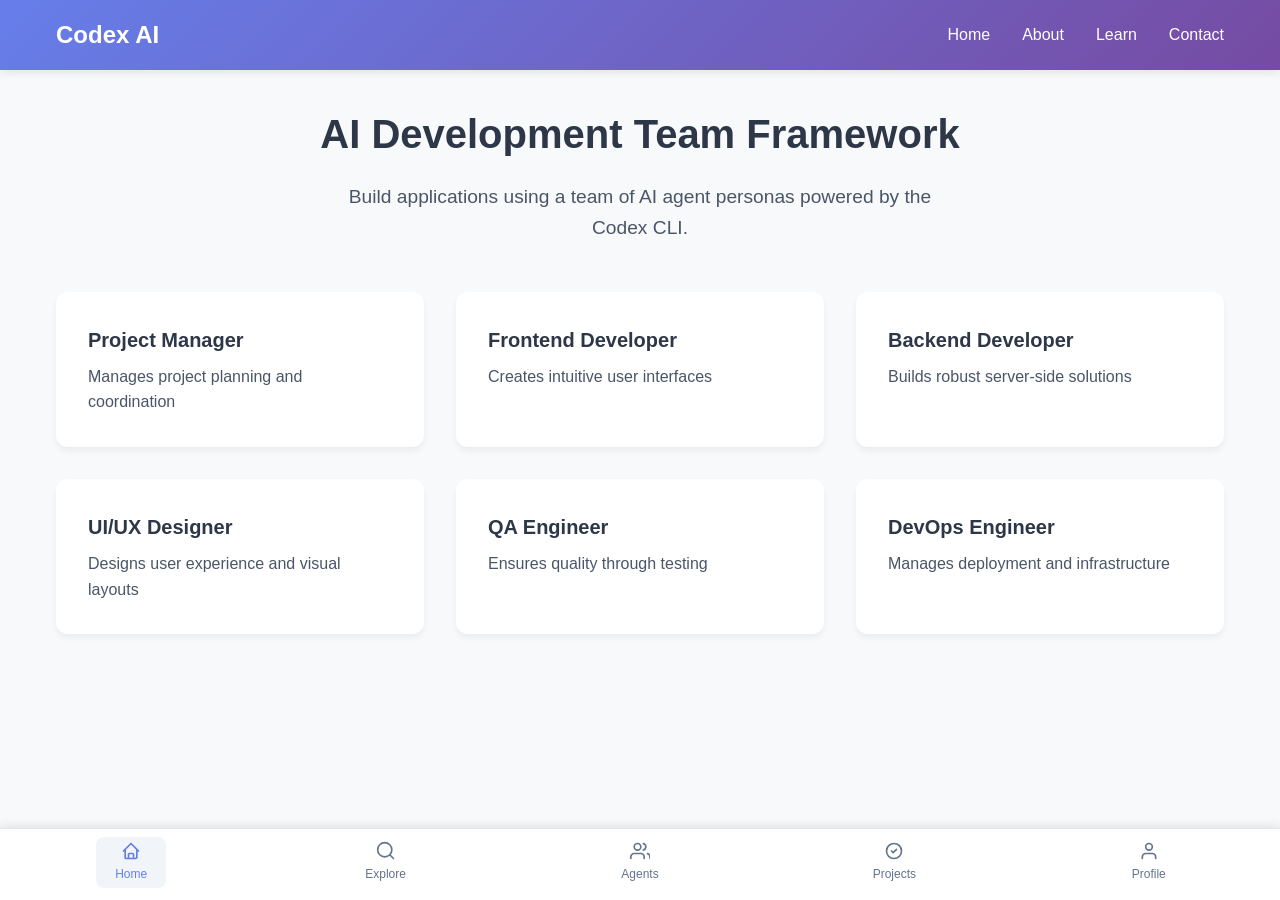
<file: index.html>
<!DOCTYPE html>
<html lang="en">
<head>
    <meta charset="UTF-8">
    <meta name="viewport" content="width=device-width, initial-scale=1.0">
    <title>Codex AI Dev Team Framework</title>
    <link rel="stylesheet" href="styles.css">
</head>
<body>
    <header class="header">
        <div class="header-content">
            <div class="logo">
                <h1>Codex AI</h1>
            </div>
            <button class="hamburger-menu" aria-label="Toggle menu">
                <span></span>
                <span></span>
                <span></span>
            </button>
            <nav class="desktop-nav">
                <a href="#home">Home</a>
                <a href="#about">About</a>
                <a href="#learn">Learn</a>
                <a href="#contact">Contact</a>
            </nav>
        </div>
        
        <!-- Mobile hamburger menu content -->
        <div class="mobile-menu">
            <a href="#learn">Learn</a>
            <a href="#docs">Documentation</a>
            <a href="#tutorials">Tutorials</a>
            <a href="#support">Support</a>
        </div>
    </header>

    <main class="main-content">
        <section class="hero">
            <h2>AI Development Team Framework</h2>
            <p>Build applications using a team of AI agent personas powered by the Codex CLI.</p>
        </section>
        
        <section class="features">
            <div class="feature-card">
                <h3>Project Manager</h3>
                <p>Manages project planning and coordination</p>
            </div>
            <div class="feature-card">
                <h3>Frontend Developer</h3>
                <p>Creates intuitive user interfaces</p>
            </div>
            <div class="feature-card">
                <h3>Backend Developer</h3>
                <p>Builds robust server-side solutions</p>
            </div>
            <div class="feature-card">
                <h3>UI/UX Designer</h3>
                <p>Designs user experience and visual layouts</p>
            </div>
            <div class="feature-card">
                <h3>QA Engineer</h3>
                <p>Ensures quality through testing</p>
            </div>
            <div class="feature-card">
                <h3>DevOps Engineer</h3>
                <p>Manages deployment and infrastructure</p>
            </div>
        </section>
    </main>

    <!-- Bottom Navigation Bar -->
    <nav class="bottom-nav">
        <a href="#home" class="nav-item active">
            <svg width="24" height="24" viewBox="0 0 24 24" fill="none">
                <path d="M3 12L5 10M5 10L12 3L19 10M5 10V20A1 1 0 006 21H9M19 10L21 12M19 10V20A1 1 0 0018 21H15M9 21V16A1 1 0 0110 15H14A1 1 0 0115 16V21M9 21H15" stroke="currentColor" stroke-width="2" stroke-linecap="round" stroke-linejoin="round"/>
            </svg>
            <span>Home</span>
        </a>
        
        <a href="#explore" class="nav-item">
            <svg width="24" height="24" viewBox="0 0 24 24" fill="none">
                <path d="M21 21L16.514 16.506L21 21ZM19 10.5C19 15.194 15.194 19 10.5 19C5.806 19 2 15.194 2 10.5C2 5.806 5.806 2 10.5 2C15.194 2 19 5.806 19 10.5Z" stroke="currentColor" stroke-width="2" stroke-linecap="round" stroke-linejoin="round"/>
            </svg>
            <span>Explore</span>
        </a>
        
        <a href="#agents" class="nav-item">
            <svg width="24" height="24" viewBox="0 0 24 24" fill="none">
                <path d="M17 21V19C17 17.9391 16.5786 16.9217 15.8284 16.1716C15.0783 15.4214 14.0609 15 13 15H5C3.93913 15 2.92172 15.4214 2.17157 16.1716C1.42143 16.9217 1 17.9391 1 19V21M9 11C11.2091 11 13 9.20914 13 7C13 4.79086 11.2091 3 9 3C6.79086 3 5 4.79086 5 7C5 9.20914 6.79086 11 9 11ZM24 21V19C23.9993 18.1137 23.7044 17.2528 23.1614 16.5523C22.6184 15.8519 21.8581 15.3516 21 15.13M16 3.13C16.8604 3.3503 17.623 3.8507 18.1676 4.55232C18.7122 5.25394 19.0078 6.11683 19.0078 7.005C19.0078 7.89317 18.7122 8.75606 18.1676 9.45768C17.623 10.1593 16.8604 10.6597 16 10.88" stroke="currentColor" stroke-width="2" stroke-linecap="round" stroke-linejoin="round"/>
            </svg>
            <span>Agents</span>
        </a>
        
        <a href="#projects" class="nav-item">
            <svg width="24" height="24" viewBox="0 0 24 24" fill="none">
                <path d="M9 12L11 14L15 10M21 12C21 16.9706 16.9706 21 12 21C7.02944 21 3 16.9706 3 12C3 7.02944 7.02944 3 12 3C16.9706 3 21 7.02944 21 12Z" stroke="currentColor" stroke-width="2" stroke-linecap="round" stroke-linejoin="round"/>
            </svg>
            <span>Projects</span>
        </a>
        
        <a href="#profile" class="nav-item">
            <svg width="24" height="24" viewBox="0 0 24 24" fill="none">
                <path d="M20 21V19C20 17.9391 19.5786 16.9217 18.8284 16.1716C18.0783 15.4214 17.0609 15 16 15H8C6.93913 15 5.92172 15.4214 5.17157 16.1716C4.42143 16.9217 4 17.9391 4 19V21M16 7C16 9.20914 14.2091 11 12 11C9.79086 11 8 9.20914 8 7C8 4.79086 9.79086 3 12 3C14.2091 3 16 4.79086 16 7Z" stroke="currentColor" stroke-width="2" stroke-linecap="round" stroke-linejoin="round"/>
            </svg>
            <span>Profile</span>
        </a>
    </nav>

    <script src="script.js"></script>
</body>
</html>
</file>
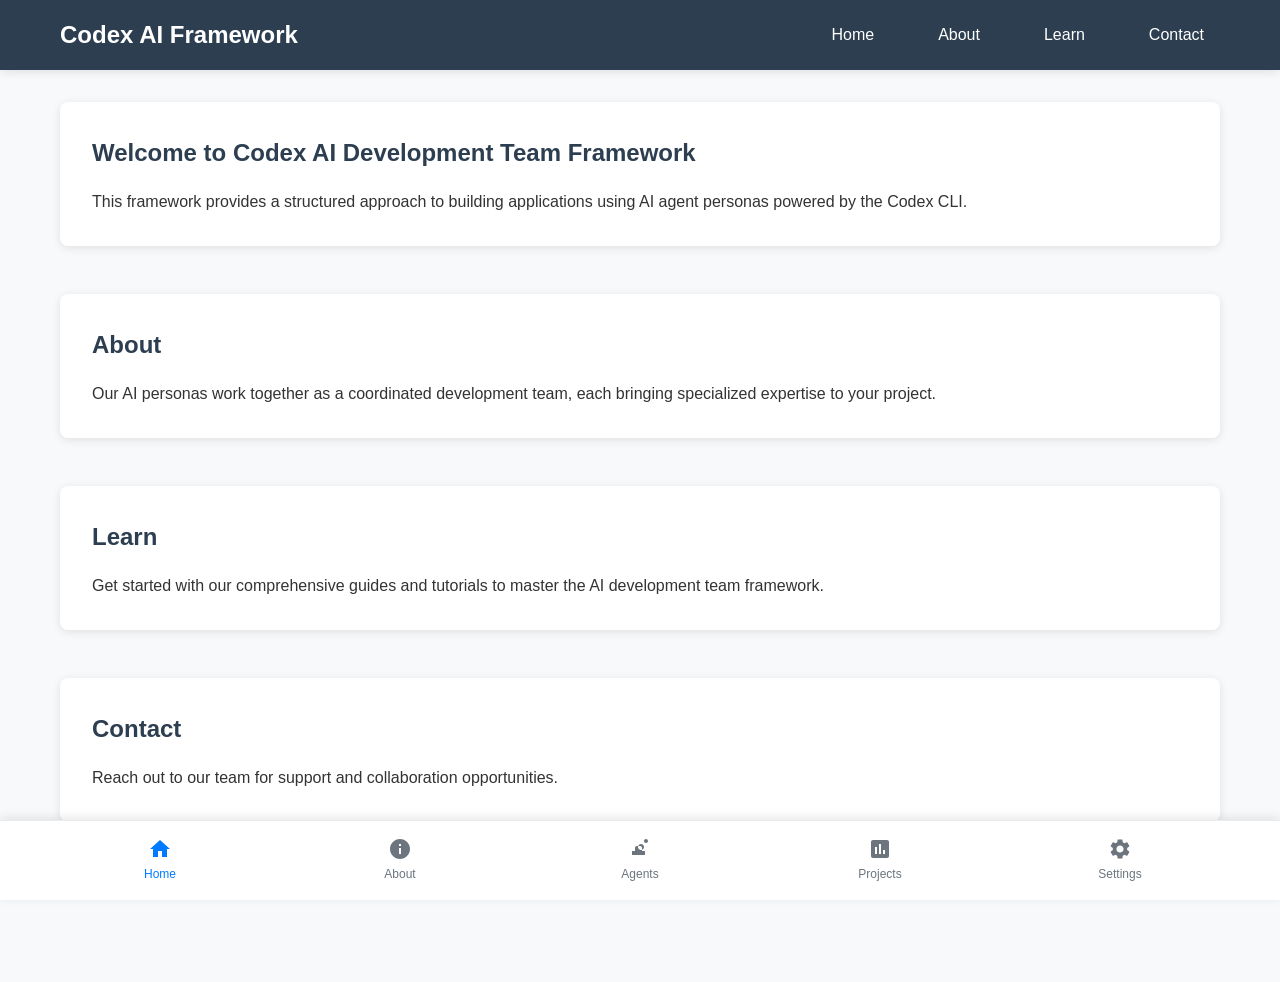
<file: demo-app/index.html>
<!DOCTYPE html>
<html lang="en">
<head>
    <meta charset="UTF-8">
    <meta name="viewport" content="width=device-width, initial-scale=1.0">
    <title>Codex AI Dev Team Framework - Demo</title>
    <link rel="stylesheet" href="css/style.css">
</head>
<body>
    <!-- Header with hamburger menu for mobile -->
    <header class="header">
        <div class="container">
            <h1 class="logo">Codex AI Framework</h1>
            <button class="hamburger" id="hamburger" aria-label="Toggle menu">
                <span></span>
                <span></span>
                <span></span>
            </button>
            <nav class="nav-menu" id="nav-menu">
                <ul>
                    <li><a href="#home">Home</a></li>
                    <li><a href="#about">About</a></li>
                    <li><a href="#learn" class="learn-link">Learn</a></li>
                    <li><a href="#contact">Contact</a></li>
                </ul>
            </nav>
        </div>
    </header>

    <!-- Main content -->
    <main class="main-content">
        <div class="container">
            <section id="home" class="section">
                <h2>Welcome to Codex AI Development Team Framework</h2>
                <p>This framework provides a structured approach to building applications using AI agent personas powered by the Codex CLI.</p>
            </section>
            
            <section id="about" class="section">
                <h2>About</h2>
                <p>Our AI personas work together as a coordinated development team, each bringing specialized expertise to your project.</p>
            </section>
            
            <section id="learn" class="section">
                <h2>Learn</h2>
                <p>Get started with our comprehensive guides and tutorials to master the AI development team framework.</p>
            </section>
            
            <section id="contact" class="section">
                <h2>Contact</h2>
                <p>Reach out to our team for support and collaboration opportunities.</p>
            </section>
        </div>
    </main>

    <!-- Bottom navigation menu -->
    <nav class="bottom-nav" id="bottom-nav">
        <div class="bottom-nav-container">
            <a href="#home" class="nav-item" data-label="Home">
                <svg class="nav-icon" viewBox="0 0 24 24" fill="currentColor">
                    <path d="M10 20v-6h4v6h5v-8h3L12 3 2 12h3v8z"/>
                </svg>
                <span class="nav-label">Home</span>
            </a>
            
            <a href="#about" class="nav-item" data-label="About">
                <svg class="nav-icon" viewBox="0 0 24 24" fill="currentColor">
                    <path d="M12 2C6.48 2 2 6.48 2 12s4.48 10 10 10 10-4.48 10-10S17.52 2 12 2zm1 15h-2v-6h2v6zm0-8h-2V7h2v2z"/>
                </svg>
                <span class="nav-label">About</span>
            </a>
            
            <a href="#agents" class="nav-item" data-label="Agents">
                <svg class="nav-icon" viewBox="0 0 24 24" fill="currentColor">
                    <path d="M16 4c0-1.11.89-2 2-2s2 .89 2 2-.89 2-2 2-2-.89-2-2zM4 18v-4h3v-3c0-1.1.9-2 2-2h3c1.1 0 2 .9 2 2v3h3v4H4zm9-11c-1.66 0-3 1.34-3 3s1.34 3 3 3 3-1.34 3-3-1.34-3-3-3z"/>
                </svg>
                <span class="nav-label">Agents</span>
            </a>
            
            <a href="#projects" class="nav-item" data-label="Projects">
                <svg class="nav-icon" viewBox="0 0 24 24" fill="currentColor">
                    <path d="M19 3H5c-1.1 0-2 .9-2 2v14c0 1.1.9 2 2 2h14c1.1 0 2-.9 2-2V5c0-1.1-.9-2-2-2zM9 17H7v-7h2v7zm4 0h-2V7h2v10zm4 0h-2v-4h2v4z"/>
                </svg>
                <span class="nav-label">Projects</span>
            </a>
            
            <a href="#settings" class="nav-item" data-label="Settings">
                <svg class="nav-icon" viewBox="0 0 24 24" fill="currentColor">
                    <path d="M19.14,12.94c0.04-0.3,0.06-0.61,0.06-0.94c0-0.32-0.02-0.64-0.07-0.94l2.03-1.58c0.18-0.14,0.23-0.41,0.12-0.61 l-1.92-3.32c-0.12-0.22-0.37-0.29-0.59-0.22l-2.39,0.96c-0.5-0.38-1.03-0.7-1.62-0.94L14.4,2.81c-0.04-0.24-0.24-0.41-0.48-0.41 h-3.84c-0.24,0-0.43,0.17-0.47,0.41L9.25,5.35C8.66,5.59,8.12,5.92,7.63,6.29L5.24,5.33c-0.22-0.08-0.47,0-0.59,0.22L2.74,8.87 C2.62,9.08,2.66,9.34,2.86,9.48l2.03,1.58C4.84,11.36,4.8,11.69,4.8,12s0.02,0.64,0.07,0.94l-2.03,1.58 c-0.18,0.14-0.23,0.41-0.12,0.61l1.92,3.32c0.12,0.22,0.37,0.29,0.59,0.22l2.39-0.96c0.5,0.38,1.03,0.7,1.62,0.94l0.36,2.54 c0.05,0.24,0.24,0.41,0.48,0.41h3.84c0.24,0,0.44-0.17,0.47-0.41l0.36-2.54c0.59-0.24,1.13-0.56,1.62-0.94l2.39,0.96 c0.22,0.08,0.47,0,0.59-0.22l1.92-3.32c0.12-0.22,0.07-0.47-0.12-0.61L19.14,12.94z M12,15.6c-1.98,0-3.6-1.62-3.6-3.6 s1.62-3.6,3.6-3.6s3.6,1.62,3.6,3.6S13.98,15.6,12,15.6z"/>
                </svg>
                <span class="nav-label">Settings</span>
            </a>
        </div>
    </nav>

    <script src="js/script.js"></script>
</body>
</html>
</file>
<file: styles.css>
/* Reset and base styles */
* {
    margin: 0;
    padding: 0;
    box-sizing: border-box;
}

body {
    font-family: -apple-system, BlinkMacSystemFont, 'Segoe UI', Roboto, Oxygen, Ubuntu, Cantarell, sans-serif;
    line-height: 1.6;
    color: #333;
    background-color: #f8f9fa;
    padding-bottom: 80px; /* Space for bottom nav */
}

/* Header styles */
.header {
    background: linear-gradient(135deg, #667eea 0%, #764ba2 100%);
    color: white;
    padding: 1rem 0;
    position: sticky;
    top: 0;
    z-index: 100;
    box-shadow: 0 2px 10px rgba(0,0,0,0.1);
}

.header-content {
    max-width: 1200px;
    margin: 0 auto;
    padding: 0 1rem;
    display: flex;
    justify-content: space-between;
    align-items: center;
}

.logo h1 {
    font-size: 1.5rem;
    font-weight: 700;
}

/* Desktop navigation */
.desktop-nav {
    display: flex;
    gap: 2rem;
}

.desktop-nav a {
    color: white;
    text-decoration: none;
    font-weight: 500;
    transition: opacity 0.3s ease;
}

.desktop-nav a:hover {
    opacity: 0.8;
}

/* Hamburger menu */
.hamburger-menu {
    display: none;
    flex-direction: column;
    background: none;
    border: none;
    cursor: pointer;
    padding: 0.5rem;
}

.hamburger-menu span {
    width: 25px;
    height: 3px;
    background: white;
    margin: 3px 0;
    transition: 0.3s;
    border-radius: 2px;
}

.hamburger-menu.active span:nth-child(1) {
    transform: rotate(-45deg) translate(-5px, 6px);
}

.hamburger-menu.active span:nth-child(2) {
    opacity: 0;
}

.hamburger-menu.active span:nth-child(3) {
    transform: rotate(45deg) translate(-5px, -6px);
}

/* Mobile menu */
.mobile-menu {
    position: absolute;
    top: 100%;
    left: 0;
    right: 0;
    background: rgba(102, 126, 234, 0.95);
    backdrop-filter: blur(10px);
    padding: 1rem;
    transform: translateY(-100%);
    opacity: 0;
    visibility: hidden;
    transition: all 0.3s ease;
}

.mobile-menu.active {
    transform: translateY(0);
    opacity: 1;
    visibility: visible;
}

.mobile-menu a {
    display: block;
    color: white;
    text-decoration: none;
    padding: 0.75rem 0;
    border-bottom: 1px solid rgba(255,255,255,0.1);
    font-weight: 500;
}

.mobile-menu a:last-child {
    border-bottom: none;
}

/* Main content */
.main-content {
    max-width: 1200px;
    margin: 0 auto;
    padding: 2rem 1rem;
}

.hero {
    text-align: center;
    margin-bottom: 3rem;
}

.hero h2 {
    font-size: 2.5rem;
    margin-bottom: 1rem;
    color: #2d3748;
}

.hero p {
    font-size: 1.2rem;
    color: #4a5568;
    max-width: 600px;
    margin: 0 auto;
}

.features {
    display: grid;
    grid-template-columns: repeat(auto-fit, minmax(300px, 1fr));
    gap: 2rem;
    margin-top: 3rem;
}

.feature-card {
    background: white;
    padding: 2rem;
    border-radius: 12px;
    box-shadow: 0 4px 6px rgba(0,0,0,0.05);
    transition: transform 0.3s ease, box-shadow 0.3s ease;
}

.feature-card:hover {
    transform: translateY(-2px);
    box-shadow: 0 8px 25px rgba(0,0,0,0.1);
}

.feature-card h3 {
    color: #2d3748;
    margin-bottom: 0.5rem;
    font-size: 1.25rem;
}

.feature-card p {
    color: #4a5568;
    line-height: 1.6;
}

/* Bottom Navigation */
.bottom-nav {
    position: fixed;
    bottom: 0;
    left: 0;
    right: 0;
    background: white;
    border-top: 1px solid #e2e8f0;
    display: flex;
    justify-content: space-around;
    padding: 0.5rem 0.25rem 0.75rem;
    z-index: 50;
    box-shadow: 0 -2px 10px rgba(0,0,0,0.1);
}

.nav-item {
    display: flex;
    flex-direction: column;
    align-items: center;
    text-decoration: none;
    color: #64748b;
    font-size: 0.75rem;
    font-weight: 500;
    padding: 0.25rem 0.5rem;
    border-radius: 8px;
    transition: all 0.3s ease;
    min-width: 0;
    flex: 1;
    max-width: 70px;
}

.nav-item:hover,
.nav-item.active {
    color: #667eea;
    background-color: #f1f5f9;
}

.nav-item svg {
    width: 20px;
    height: 20px;
    margin-bottom: 0.25rem;
    flex-shrink: 0;
}

.nav-item span {
    white-space: nowrap;
    overflow: hidden;
    text-overflow: ellipsis;
    max-width: 100%;
}

/* Responsive Design */
@media (max-width: 768px) {
    .desktop-nav {
        display: none;
    }
    
    .hamburger-menu {
        display: flex;
    }
    
    .hero h2 {
        font-size: 2rem;
    }
    
    .hero p {
        font-size: 1.1rem;
    }
    
    .features {
        grid-template-columns: 1fr;
        gap: 1.5rem;
    }
    
    .feature-card {
        padding: 1.5rem;
    }
}

/* Mobile optimization for 375px and smaller screens */
@media (max-width: 480px) {
    .main-content {
        padding: 1.5rem 1rem;
    }
    
    .hero h2 {
        font-size: 1.75rem;
    }
    
    .hero p {
        font-size: 1rem;
    }
    
    .feature-card {
        padding: 1.25rem;
    }
}

/* Specific optimization for 375px screens */
@media (max-width: 375px) {
    /* Optimize bottom navigation for very small screens */
    .bottom-nav {
        padding: 0.4rem 0.1rem 0.6rem;
    }
    
    .nav-item {
        padding: 0.2rem 0.3rem;
        font-size: 0.7rem;
        max-width: 65px;
    }
    
    .nav-item svg {
        width: 18px;
        height: 18px;
        margin-bottom: 0.2rem;
    }
    
    .nav-item span {
        font-size: 0.65rem;
    }
    
    /* Adjust header for small screens */
    .header-content {
        padding: 0 0.75rem;
    }
    
    .logo h1 {
        font-size: 1.25rem;
    }
    
    /* Adjust main content */
    .main-content {
        padding: 1rem 0.75rem;
    }
    
    .hero h2 {
        font-size: 1.5rem;
        margin-bottom: 0.75rem;
    }
    
    .hero p {
        font-size: 0.95rem;
    }
    
    .features {
        gap: 1rem;
    }
    
    .feature-card {
        padding: 1rem;
    }
}

/* Animation utilities */
@keyframes fadeIn {
    from {
        opacity: 0;
        transform: translateY(20px);
    }
    to {
        opacity: 1;
        transform: translateY(0);
    }
}

.feature-card {
    animation: fadeIn 0.6s ease forwards;
}

.feature-card:nth-child(1) { animation-delay: 0.1s; }
.feature-card:nth-child(2) { animation-delay: 0.2s; }
.feature-card:nth-child(3) { animation-delay: 0.3s; }
.feature-card:nth-child(4) { animation-delay: 0.4s; }
.feature-card:nth-child(5) { animation-delay: 0.5s; }
.feature-card:nth-child(6) { animation-delay: 0.6s; }
</file>
<file: demo-app/css/style.css>
/* Reset and base styles */
* {
    margin: 0;
    padding: 0;
    box-sizing: border-box;
}

body {
    font-family: -apple-system, BlinkMacSystemFont, 'Segoe UI', Roboto, Oxygen, Ubuntu, Cantarell, sans-serif;
    line-height: 1.6;
    color: #333;
    background-color: #f8f9fa;
    padding-bottom: 80px; /* Space for bottom navigation */
}

.container {
    max-width: 1200px;
    margin: 0 auto;
    padding: 0 20px;
}

/* Header styles */
.header {
    background: #2c3e50;
    color: white;
    padding: 1rem 0;
    position: sticky;
    top: 0;
    z-index: 100;
    box-shadow: 0 2px 10px rgba(0,0,0,0.1);
}

.header .container {
    display: flex;
    justify-content: space-between;
    align-items: center;
}

.logo {
    font-size: 1.5rem;
    font-weight: 700;
}

/* Desktop navigation */
.nav-menu {
    display: flex;
}

.nav-menu ul {
    display: flex;
    list-style: none;
    gap: 2rem;
}

.nav-menu a {
    color: white;
    text-decoration: none;
    padding: 0.5rem 1rem;
    border-radius: 4px;
    transition: background-color 0.3s ease;
}

.nav-menu a:hover {
    background-color: rgba(255,255,255,0.1);
}

/* Hamburger menu (hidden on desktop) */
.hamburger {
    display: none;
    flex-direction: column;
    background: none;
    border: none;
    cursor: pointer;
    padding: 0.5rem;
}

.hamburger span {
    width: 25px;
    height: 3px;
    background: white;
    margin: 3px 0;
    transition: 0.3s;
}

/* Main content */
.main-content {
    min-height: calc(100vh - 200px);
    padding: 2rem 0;
}

.section {
    margin-bottom: 3rem;
    padding: 2rem;
    background: white;
    border-radius: 8px;
    box-shadow: 0 2px 10px rgba(0,0,0,0.1);
}

.section h2 {
    color: #2c3e50;
    margin-bottom: 1rem;
}

/* Bottom Navigation */
.bottom-nav {
    position: fixed;
    bottom: 0;
    left: 0;
    right: 0;
    background: #ffffff;
    border-top: 1px solid #e9ecef;
    box-shadow: 0 -2px 10px rgba(0,0,0,0.1);
    z-index: 1000;
}

.bottom-nav-container {
    display: flex;
    justify-content: space-around;
    align-items: center;
    max-width: 1200px;
    margin: 0 auto;
    padding: 0.5rem 0;
}

.nav-item {
    display: flex;
    flex-direction: column;
    align-items: center;
    text-decoration: none;
    color: #6c757d;
    padding: 0.5rem;
    border-radius: 8px;
    transition: all 0.3s ease;
    min-width: 60px;
    position: relative;
}

.nav-item:hover,
.nav-item:focus {
    color: #007bff;
    background-color: #f8f9fa;
}

.nav-icon {
    width: 24px;
    height: 24px;
    margin-bottom: 4px;
}

.nav-label {
    font-size: 0.75rem;
    font-weight: 500;
    text-align: center;
}

/* Mobile responsive design */
@media (max-width: 768px) {
    /* Hide desktop navigation, show hamburger */
    .nav-menu {
        position: fixed;
        top: 70px;
        left: -100%;
        width: 100%;
        height: auto;
        background: #2c3e50;
        transition: left 0.3s ease;
        box-shadow: 0 2px 10px rgba(0,0,0,0.1);
    }
    
    .nav-menu.active {
        left: 0;
    }
    
    .nav-menu ul {
        flex-direction: column;
        padding: 1rem 0;
        gap: 0;
    }
    
    .nav-menu li {
        width: 100%;
    }
    
    .nav-menu a {
        display: block;
        padding: 1rem 2rem;
        border-radius: 0;
        border-bottom: 1px solid rgba(255,255,255,0.1);
    }
    
    .hamburger {
        display: flex;
    }
    
    /* Hide Learn link from desktop nav on mobile (it will be in hamburger menu) */
    .learn-link {
        display: block;
    }
}

/* Extra small mobile devices (375px and below) */
@media (max-width: 375px) {
    .container {
        padding: 0 15px;
    }
    
    .logo {
        font-size: 1.2rem;
    }
    
    /* Optimize bottom navigation for small screens */
    .bottom-nav-container {
        padding: 0.4rem 0.5rem;
    }
    
    .nav-item {
        min-width: 50px;
        padding: 0.4rem 0.2rem;
    }
    
    .nav-icon {
        width: 20px;
        height: 20px;
        margin-bottom: 2px;
    }
    
    .nav-label {
        font-size: 0.65rem;
        line-height: 1;
    }
    
    .section {
        padding: 1.5rem;
        margin-bottom: 2rem;
    }
    
    .main-content {
        padding: 1rem 0;
    }
}

/* Very small screens optimization */
@media (max-width: 320px) {
    .nav-label {
        font-size: 0.6rem;
    }
    
    .nav-icon {
        width: 18px;
        height: 18px;
    }
    
    .nav-item {
        min-width: 45px;
        padding: 0.3rem 0.1rem;
    }
}

/* Active state for navigation items */
.nav-item.active {
    color: #007bff;
}

/* Smooth scrolling */
html {
    scroll-behavior: smooth;
}

/* Focus styles for accessibility */
.nav-item:focus,
.hamburger:focus {
    outline: 2px solid #007bff;
    outline-offset: 2px;
}

/* Loading animation */
@keyframes fadeIn {
    from { opacity: 0; transform: translateY(20px); }
    to { opacity: 1; transform: translateY(0); }
}

.section {
    animation: fadeIn 0.6s ease-out;
}
</file>
